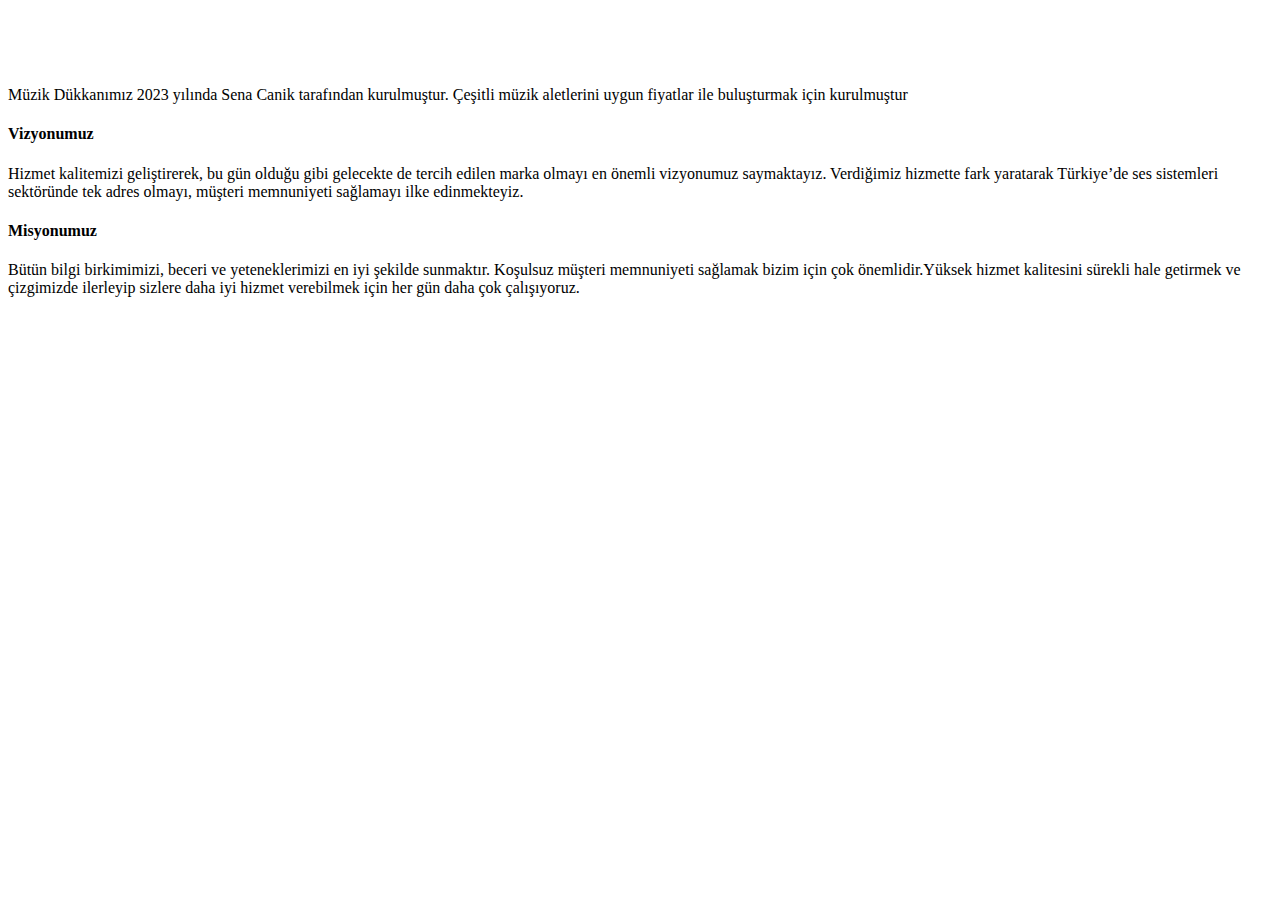
<file: about.html>
<!doctype html>
<html lang="en">
  <head>
    <!-- Required meta tags -->
    <meta charset="utf-8">
    <meta name="viewport" content="width=device-width, initial-scale=1, shrink-to-fit=no">

    <!-- Bootstrap CSS -->
    <link rel="stylesheet" href="https://cdn.jsdelivr.net/npm/bootstrap@4.5.3/dist/css/bootstrap.min.css" integrity="sha384-TX8t27EcRE3e/ihU7zmQxVncDAy5uIKz4rEkgIXeMed4M0jlfIDPvg6uqKI2xXr2" crossorigin="anonymous">
    <link rel="stylesheet" href="style.css">
    <title>Hello, world!</title>
  </head>
  <body>
    <div class="container-fluid ">
        <div class="row">
            <div class="col-12 bg-dark">
                <div class="nav">
                    <ul class="menu-wrapper d-flex align-items-center justify-content-around flex-row my-4">
                        <li><a href="index.html">Anasayfa</a></li>
                        <li><a href="product.html">Ürünlerimiz</a></li>
                        <li><a href="about.html">Hakkımızda</a></li>
                    </ul>
                </div>
            </div>
            <div class="col-12">
                <p>Müzik Dükkanımız 2023 yılında Sena Canik tarafından kurulmuştur. Çeşitli müzik aletlerini uygun fiyatlar ile buluşturmak için kurulmuştur</p>
                <h4 class="text-warning">Vizyonumuz</h4>
                <p>Hizmet kalitemizi geliştirerek, bu gün olduğu gibi gelecekte de tercih edilen marka olmayı en önemli vizyonumuz saymaktayız. Verdiğimiz hizmette fark yaratarak Türkiye’de ses sistemleri sektöründe tek adres olmayı, müşteri memnuniyeti sağlamayı ilke edinmekteyiz.</p>
                <h4 class="text-warning">Misyonumuz</h4>
                <p>Bütün bilgi birkimimizi, beceri ve yeteneklerimizi en iyi şekilde sunmaktır. Koşulsuz müşteri memnuniyeti sağlamak bizim için çok önemlidir.Yüksek hizmet kalitesini sürekli hale getirmek ve çizgimizde ilerleyip sizlere daha iyi hizmet verebilmek için her gün daha çok çalışıyoruz.</p>
            </div>
        </div>
    </div>

    <!-- Optional JavaScript; choose one of the two! -->

    <!-- Option 1: jQuery and Bootstrap Bundle (includes Popper) -->
    <script src="https://code.jquery.com/jquery-3.5.1.slim.min.js" integrity="sha384-DfXdz2htPH0lsSSs5nCTpuj/zy4C+OGpamoFVy38MVBnE+IbbVYUew+OrCXaRkfj" crossorigin="anonymous"></script>
    <script src="https://cdn.jsdelivr.net/npm/bootstrap@4.5.3/dist/js/bootstrap.bundle.min.js" integrity="sha384-ho+j7jyWK8fNQe+A12Hb8AhRq26LrZ/JpcUGGOn+Y7RsweNrtN/tE3MoK7ZeZDyx" crossorigin="anonymous"></script>

    <!-- Option 2: jQuery, Popper.js, and Bootstrap JS
    <script src="https://code.jquery.com/jquery-3.5.1.slim.min.js" integrity="sha384-DfXdz2htPH0lsSSs5nCTpuj/zy4C+OGpamoFVy38MVBnE+IbbVYUew+OrCXaRkfj" crossorigin="anonymous"></script>
    <script src="https://cdn.jsdelivr.net/npm/popper.js@1.16.1/dist/umd/popper.min.js" integrity="sha384-9/reFTGAW83EW2RDu2S0VKaIzap3H66lZH81PoYlFhbGU+6BZp6G7niu735Sk7lN" crossorigin="anonymous"></script>
    <script src="https://cdn.jsdelivr.net/npm/bootstrap@4.5.3/dist/js/bootstrap.min.js" integrity="sha384-w1Q4orYjBQndcko6MimVbzY0tgp4pWB4lZ7lr30WKz0vr/aWKhXdBNmNb5D92v7s" crossorigin="anonymous"></script>
    -->
  </body>
</html>
</file>
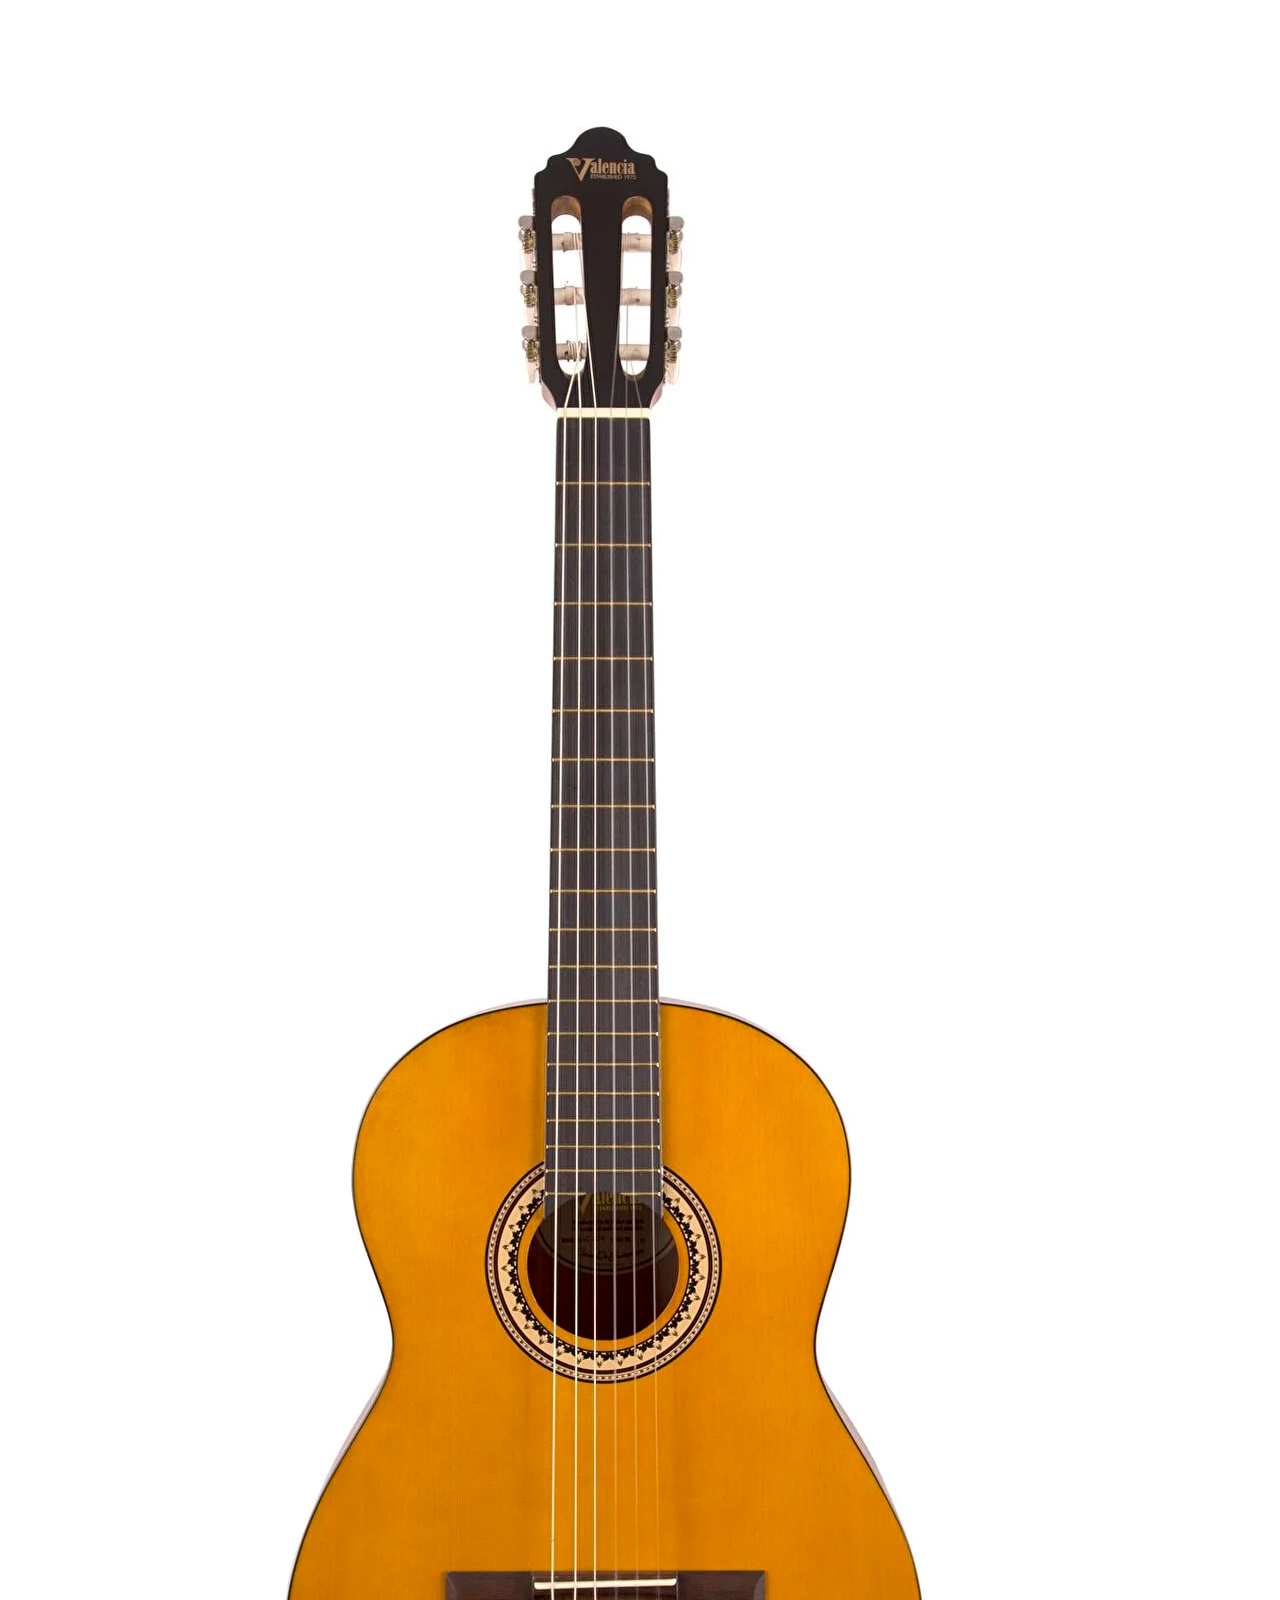
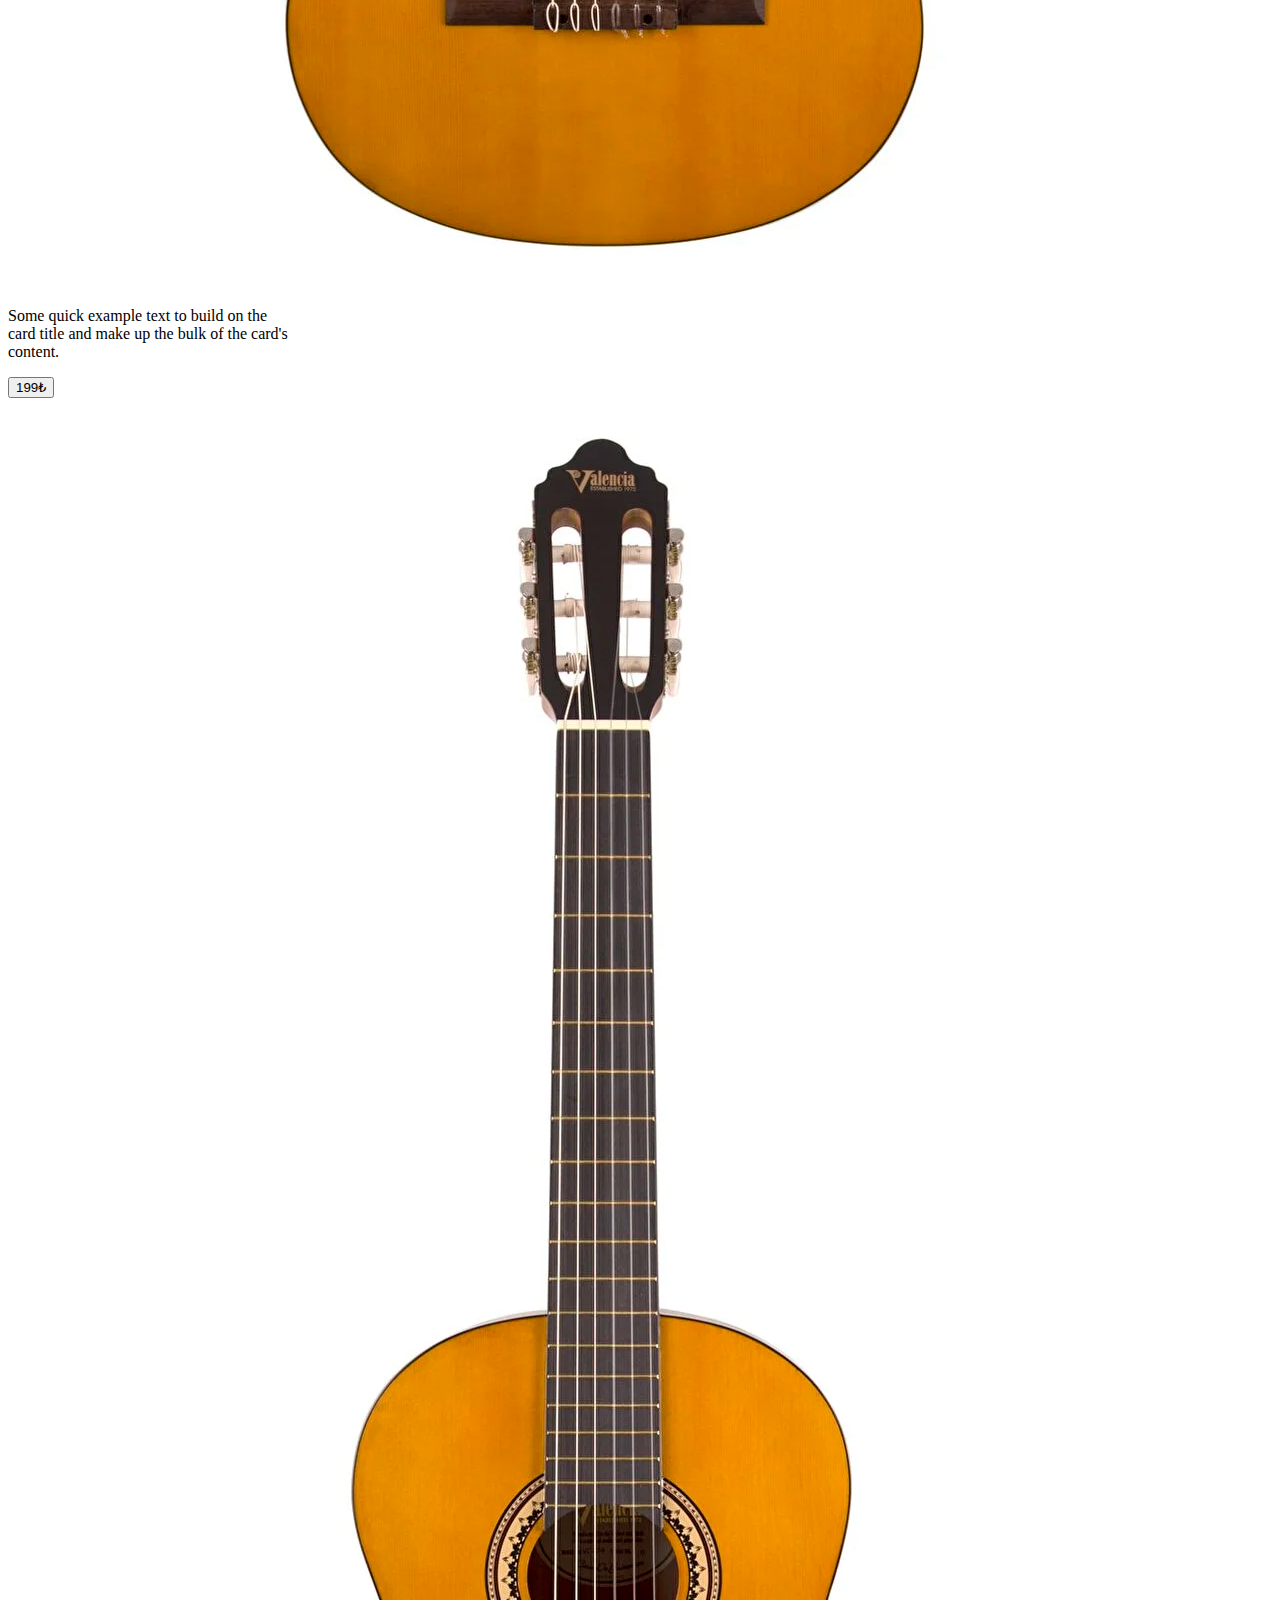
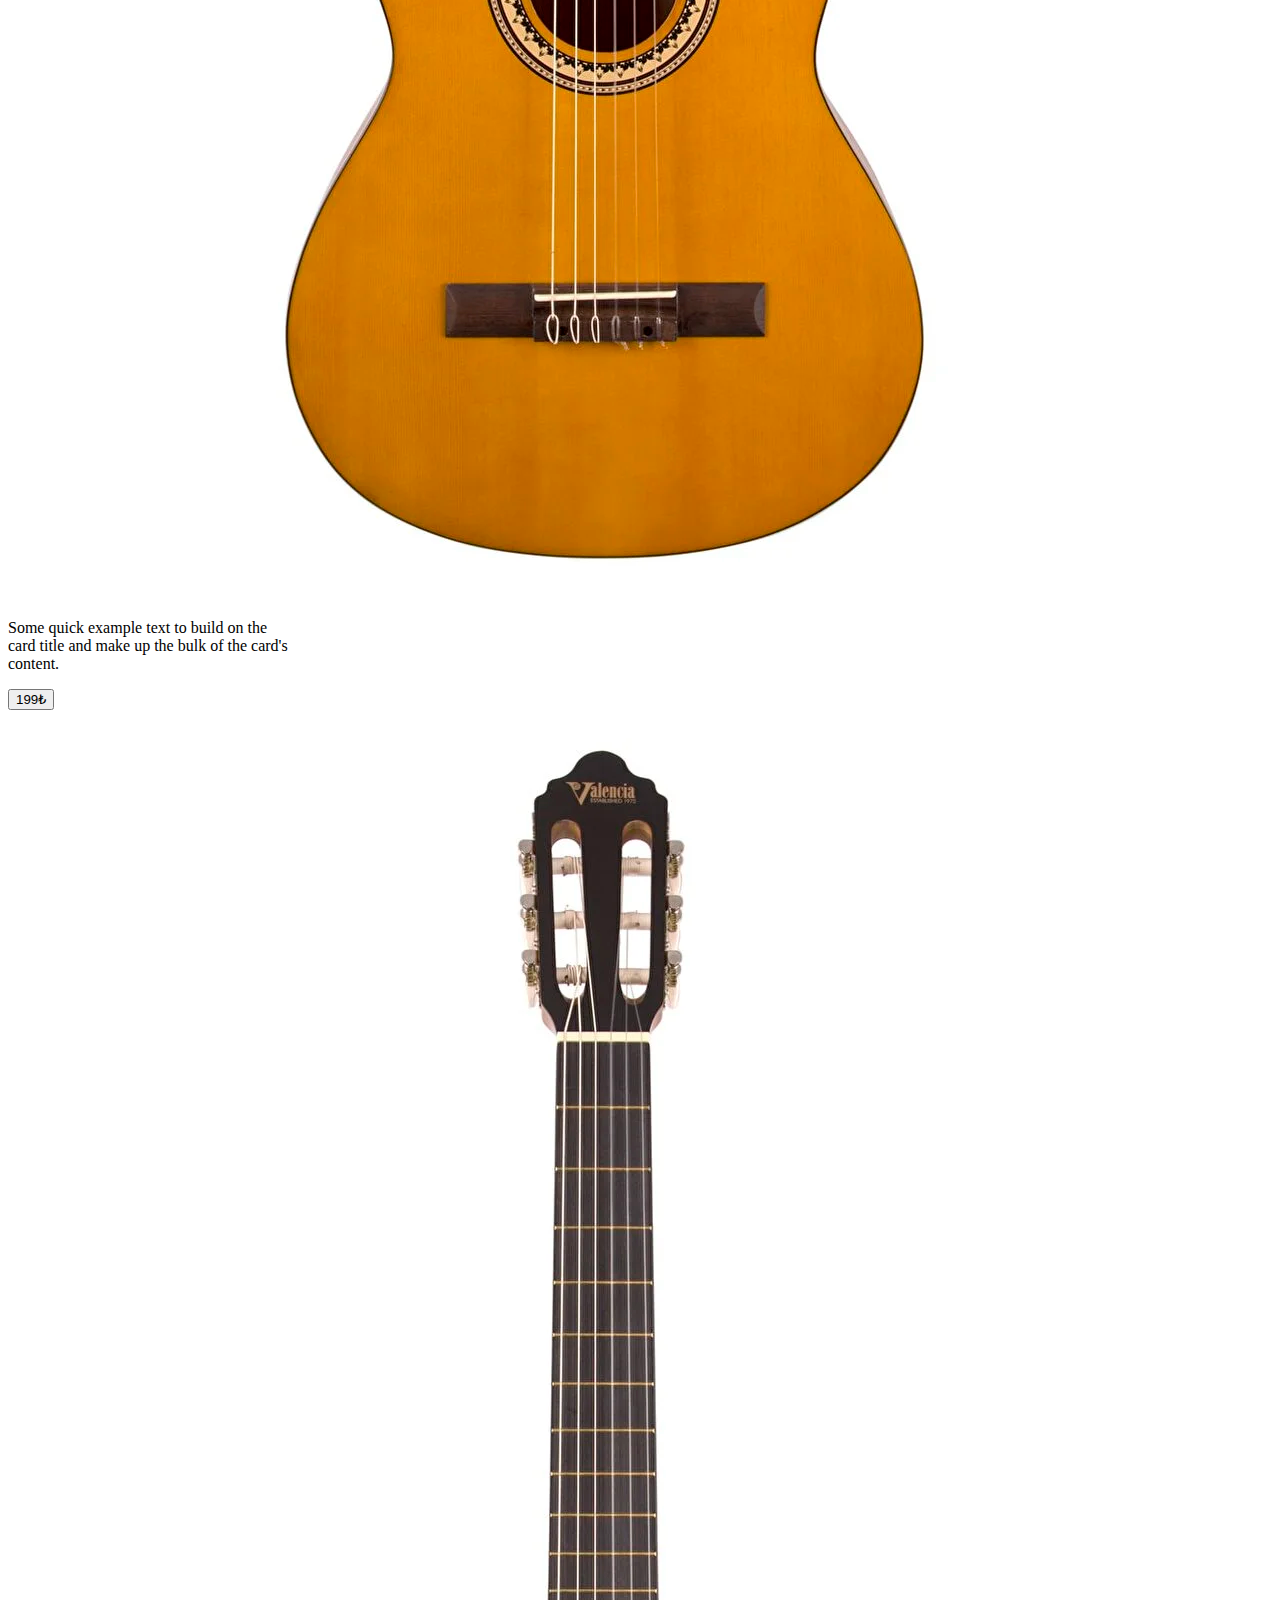
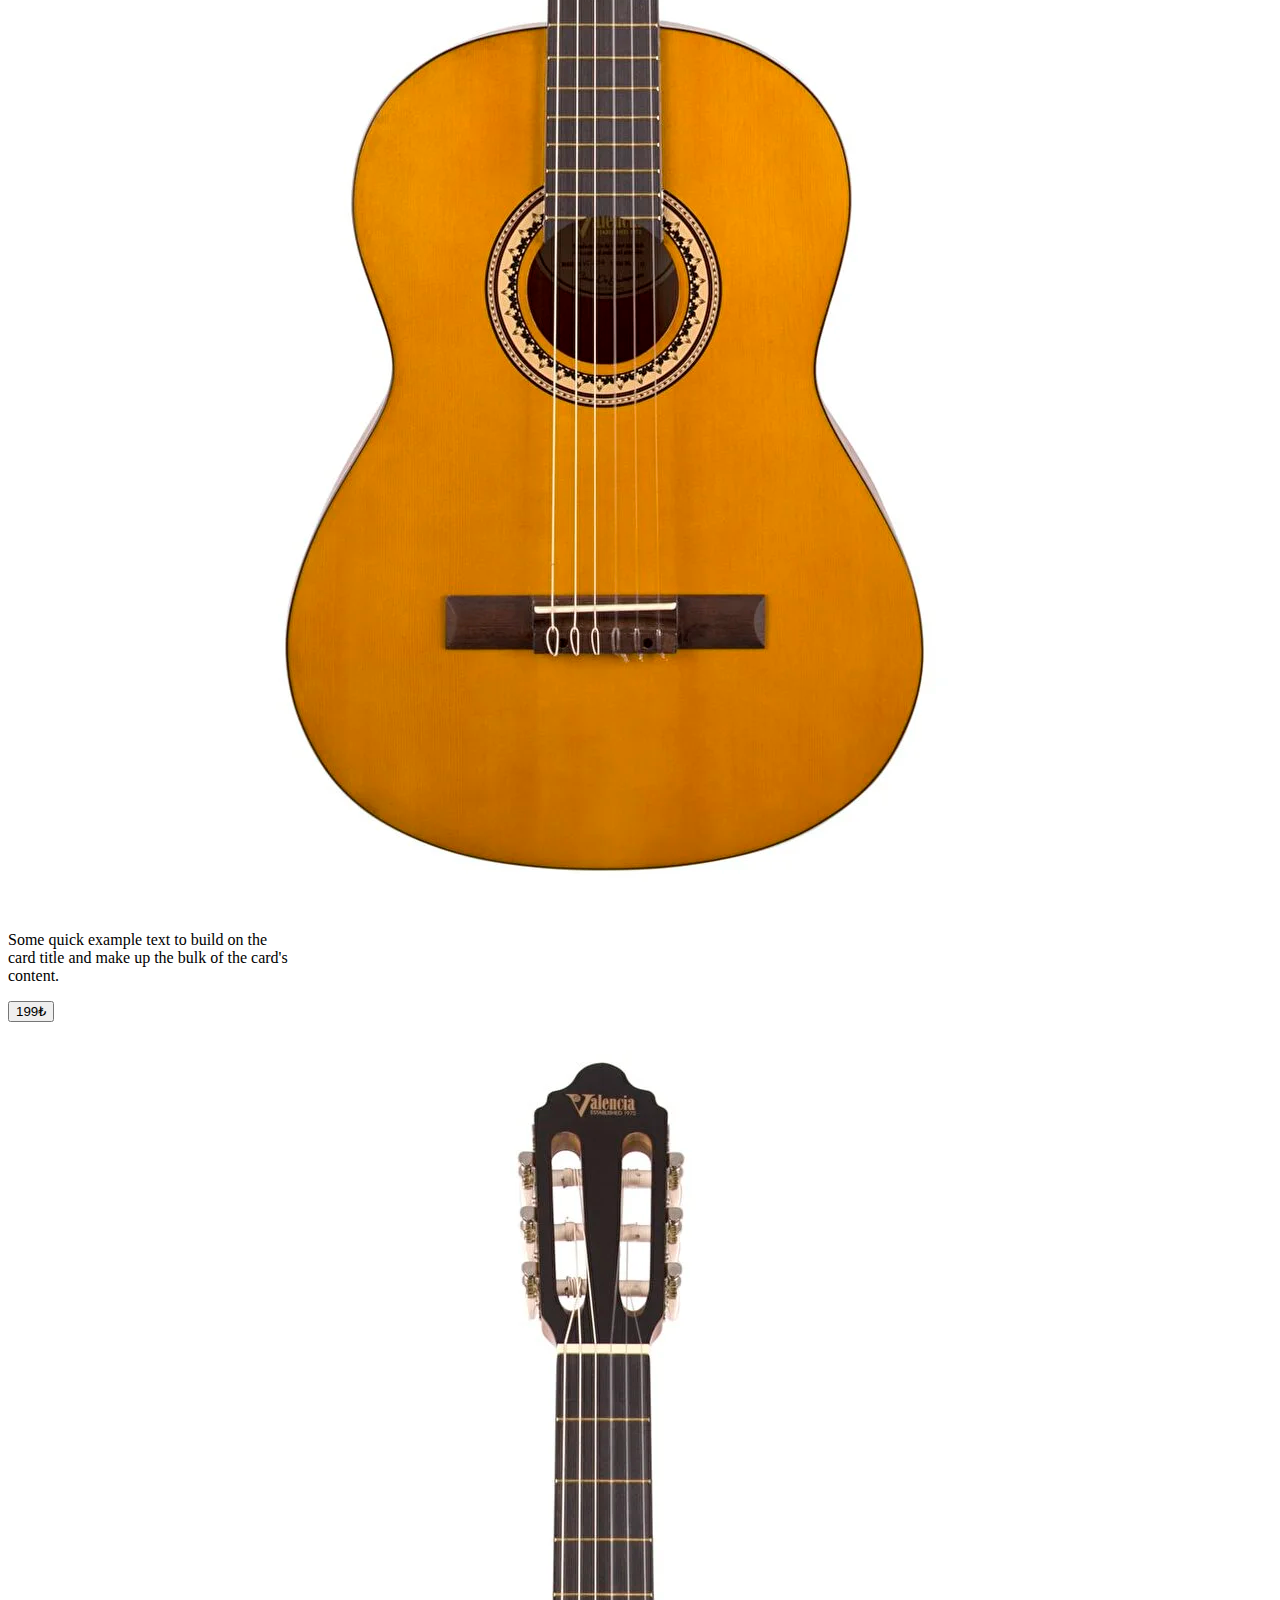
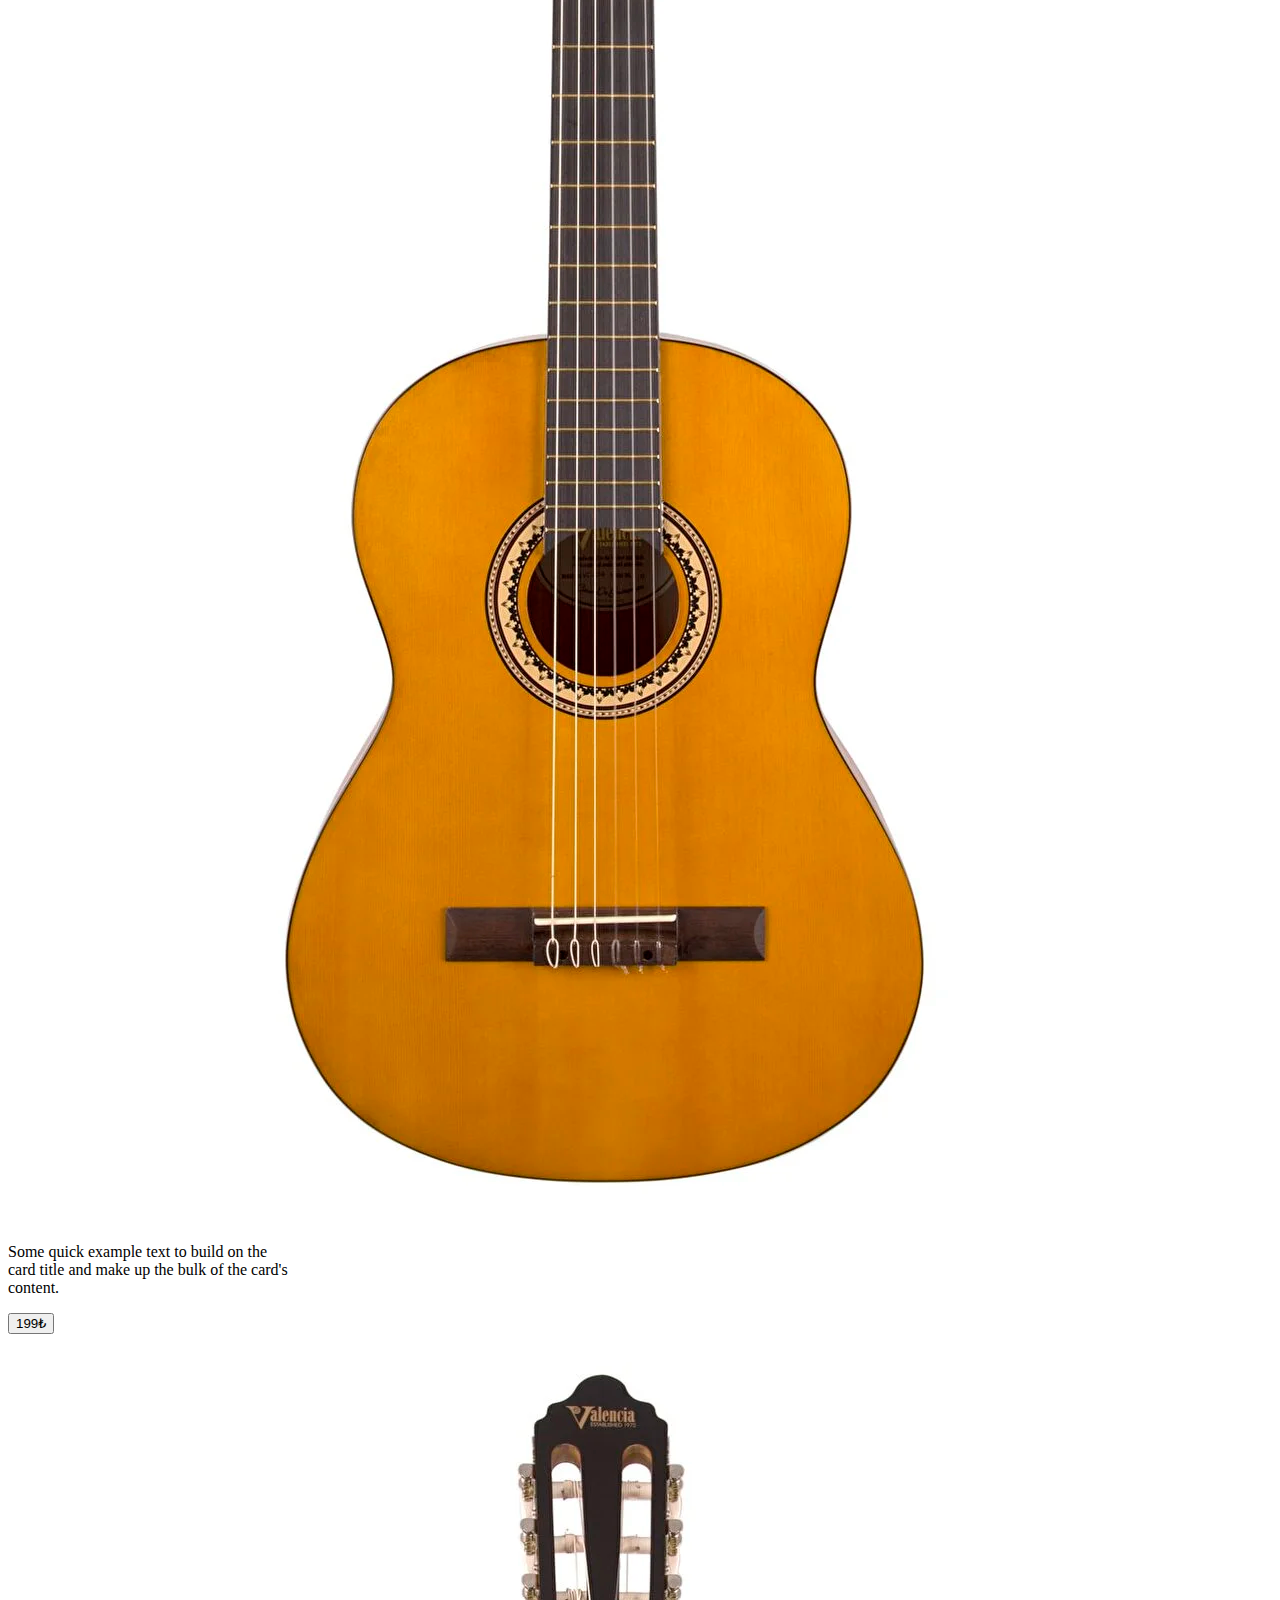
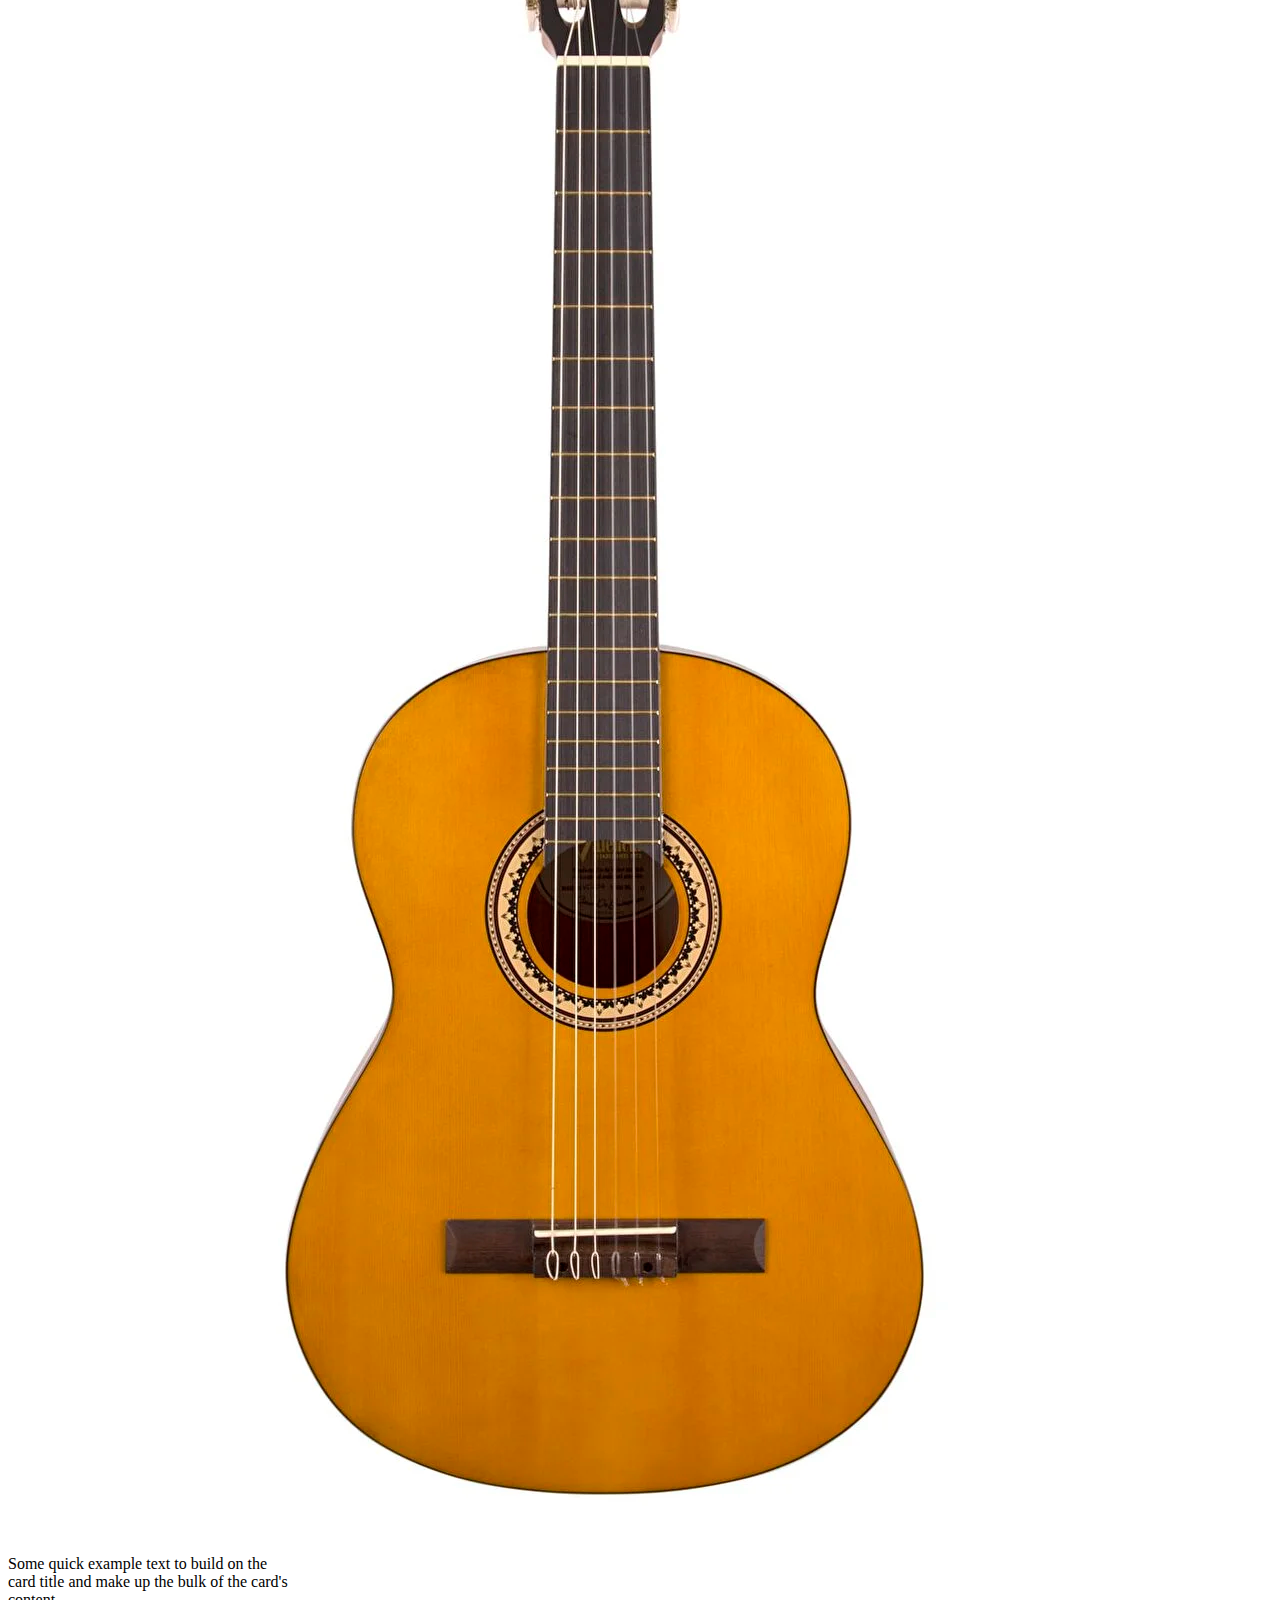
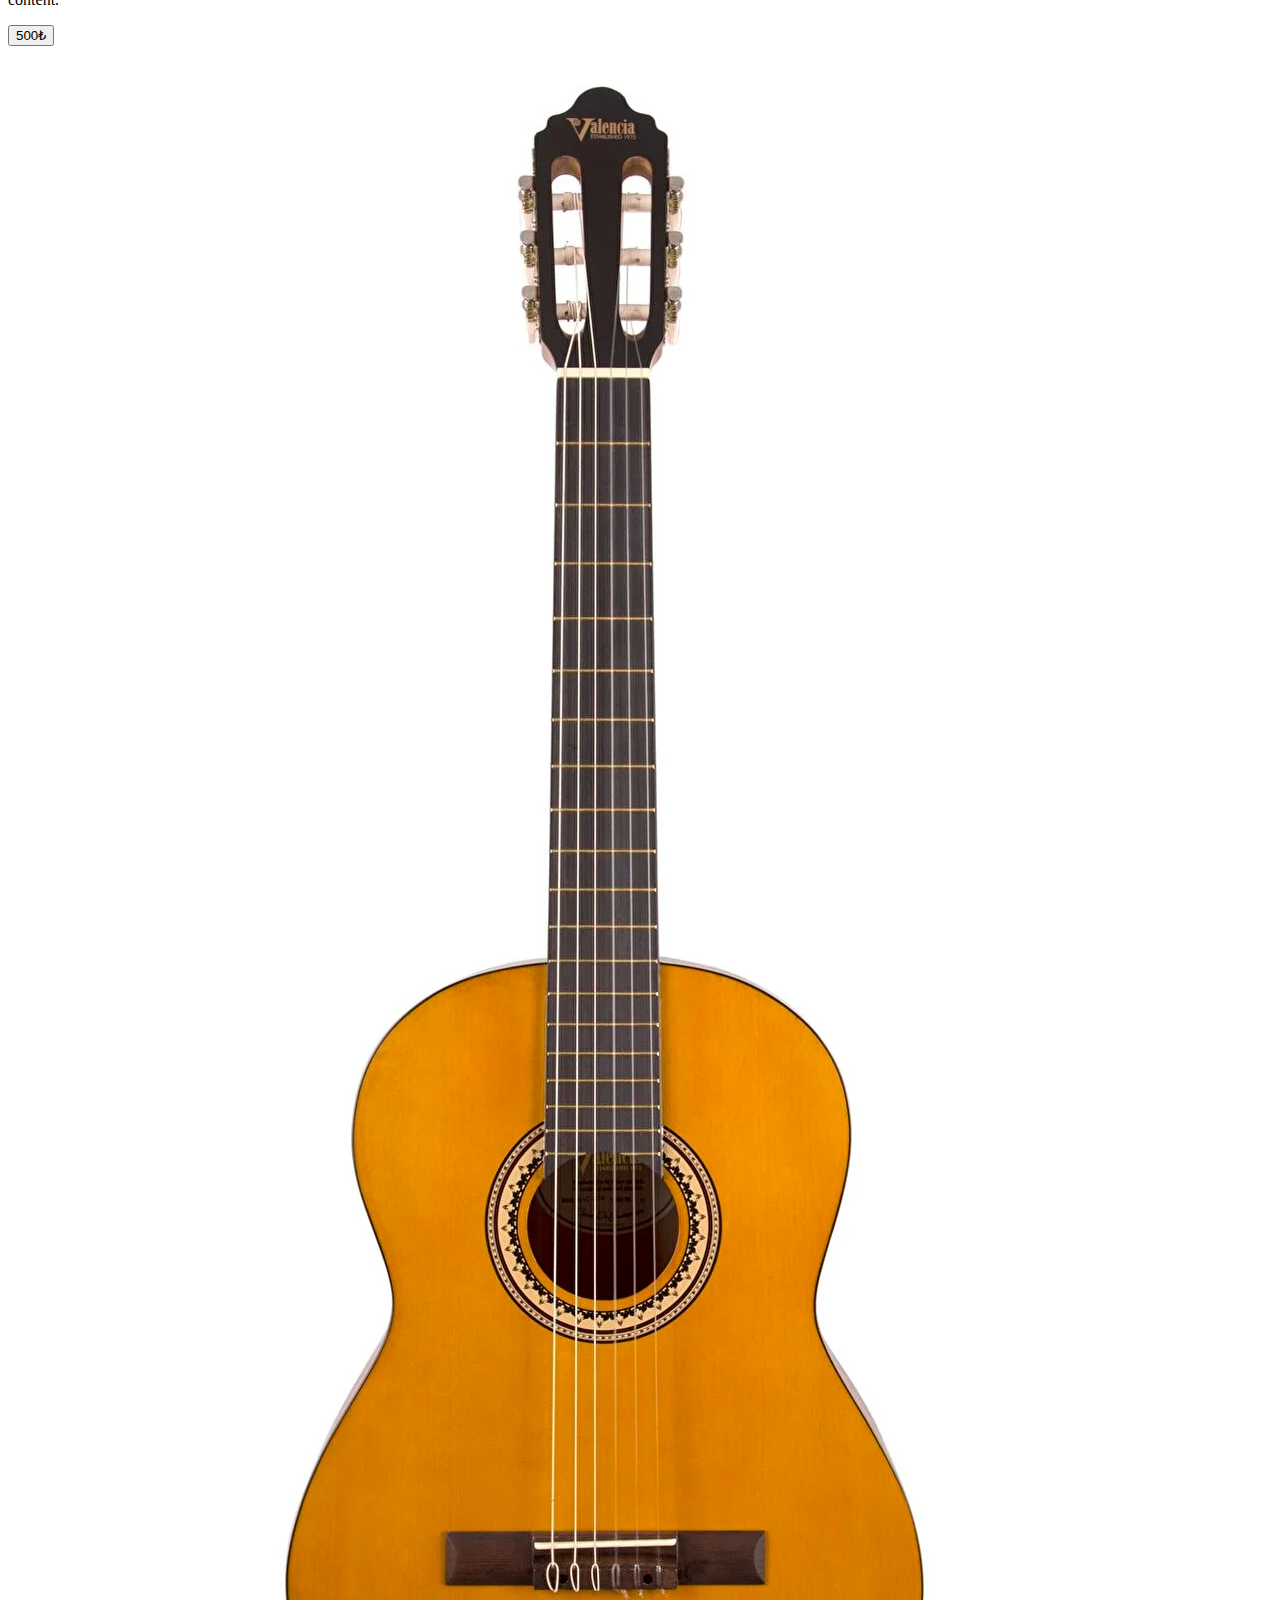
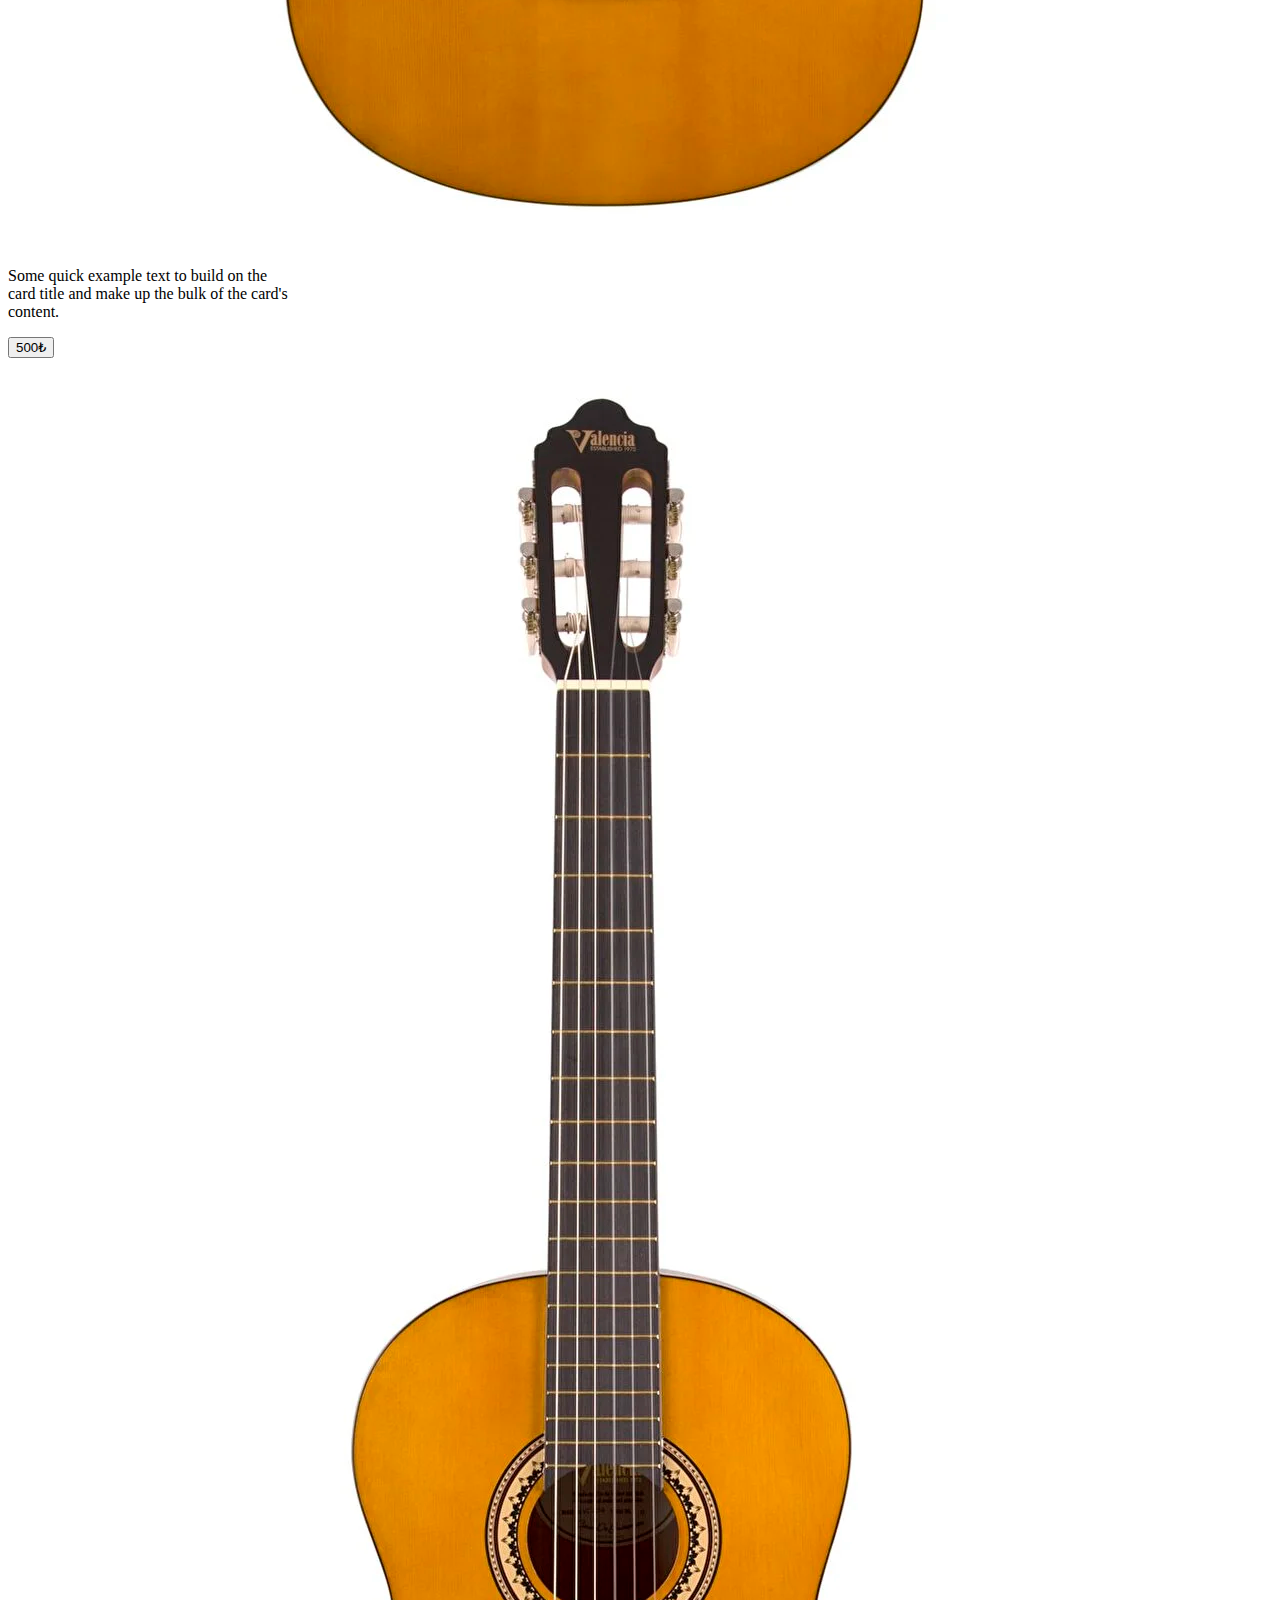
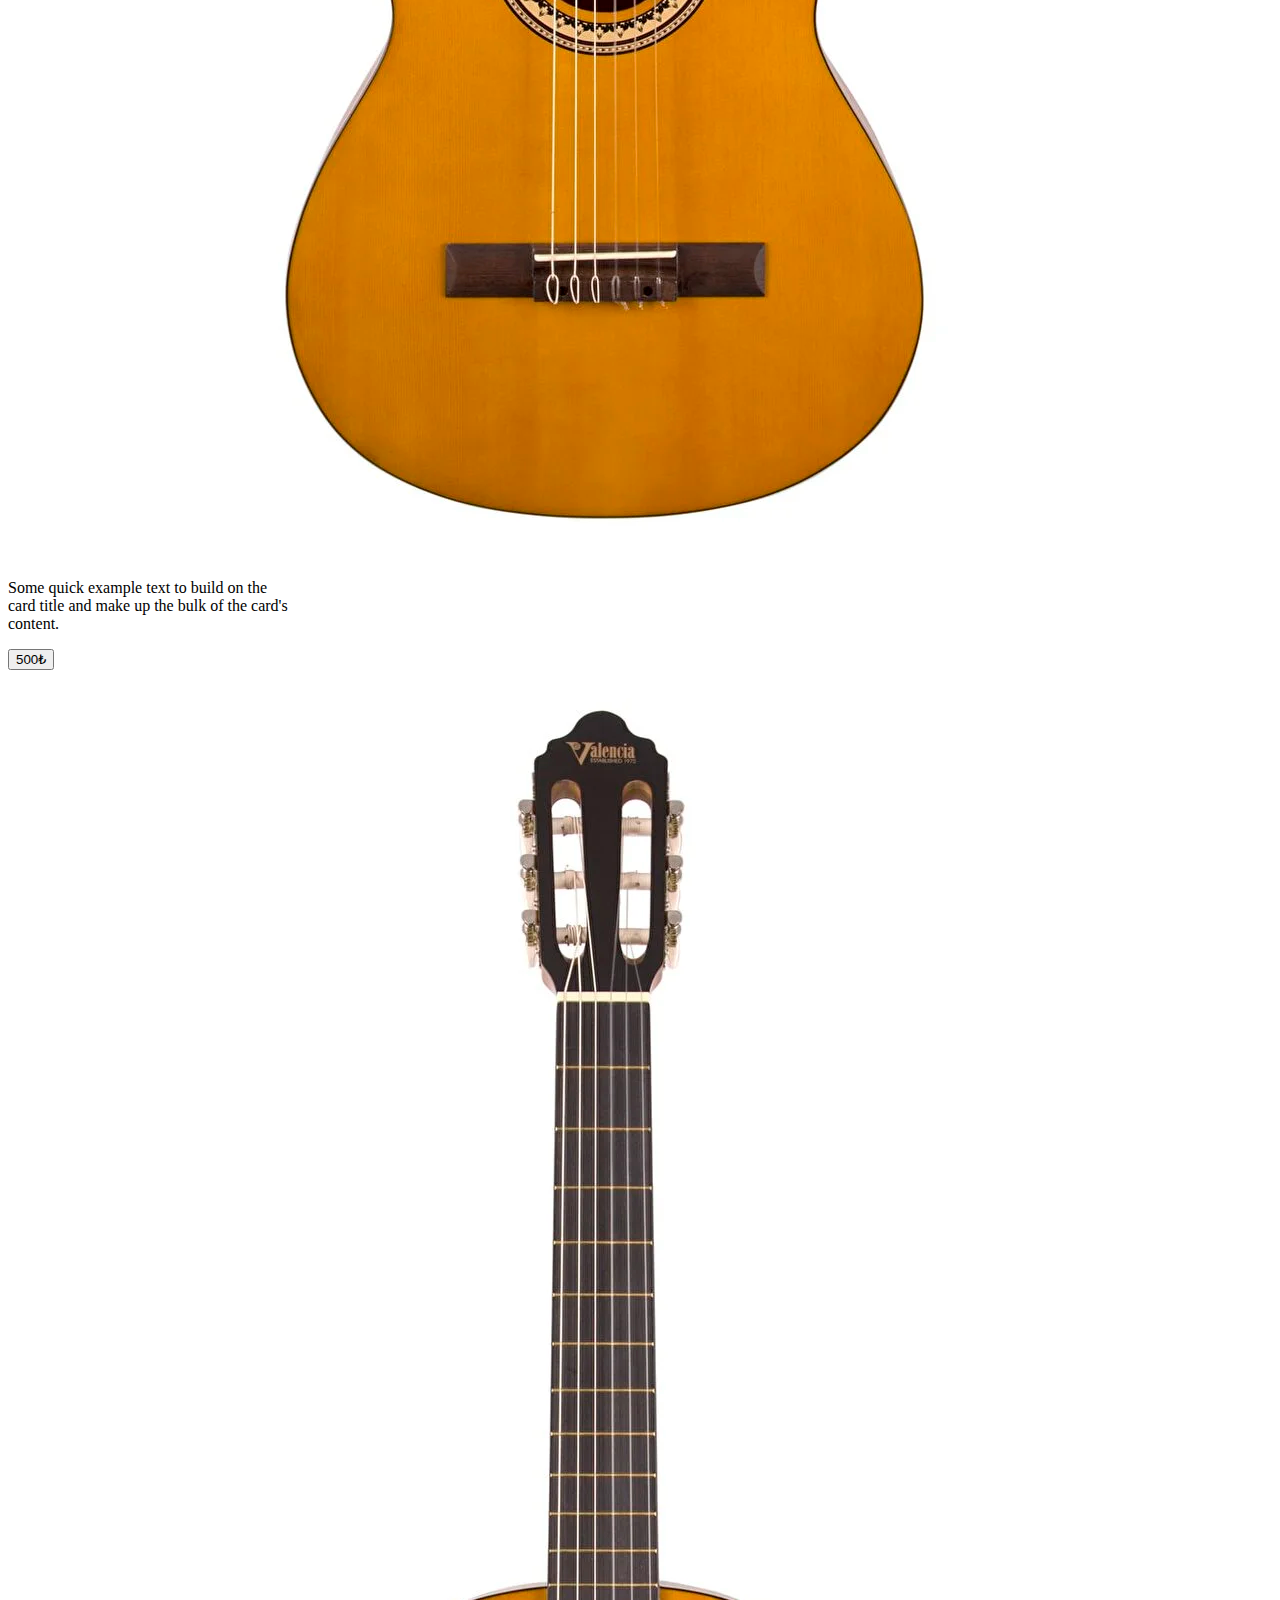
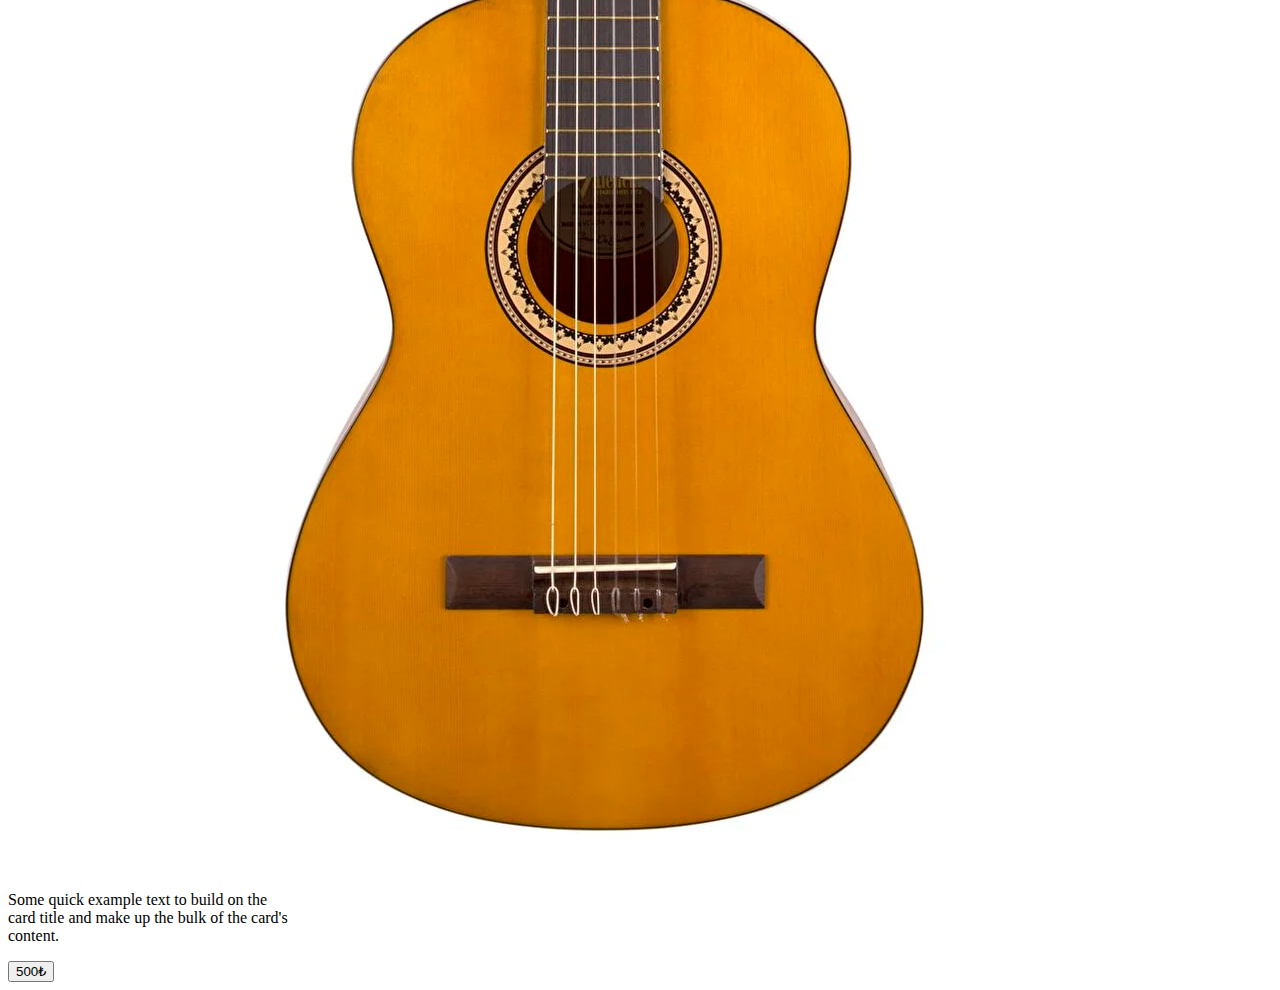
<file: product.html>
<!doctype html>
<html lang="en">
  <head>
    <!-- Required meta tags -->
    <meta charset="utf-8">
    <meta name="viewport" content="width=device-width, initial-scale=1, shrink-to-fit=no">

    <!-- Bootstrap CSS -->
    <link rel="stylesheet" href="https://cdn.jsdelivr.net/npm/bootstrap@4.5.3/dist/css/bootstrap.min.css" integrity="sha384-TX8t27EcRE3e/ihU7zmQxVncDAy5uIKz4rEkgIXeMed4M0jlfIDPvg6uqKI2xXr2" crossorigin="anonymous">
    <link rel="stylesheet" href="style.css">
    <title>Hello, world!</title>
  </head>
  <body>
    <div class="container-fluid ">
        <div class="row mb-3">
            <div class="col-12 bg-dark">
                <div class="nav">
                    <ul class="menu-wrapper d-flex align-items-center justify-content-around flex-row my-4">
                        <li><a href="index.html">Anasayfa</a></li>
                        <li><a href="product.html">Ürünlerimiz</a></li>
                        <li><a href="about.html">Hakkımızda</a></li>
                    </ul>
                </div>
            </div>
        </div>
        <div class="row">
            <div class="col-12">
                <div class="row mb-4">
                    <div class="col-3">
                        <div class="card" style="width: 18rem;">
                            <img class="card-img-top" src="1.jpg" alt="Card image cap">
                            <div class="card-body">
                              <p class="card-text">Some quick example text to build on the card title and make up the bulk of the card's content.</p>
                              <button type="button" class="btn btn-secondary">199₺</button>
                            </div>
                          </div>
                    </div>
                    <div class="col-3">
                        <div class="card" style="width: 18rem;">
                            <img class="card-img-top" src="1.jpg" alt="Card image cap">
                            <div class="card-body">
                              <p class="card-text">Some quick example text to build on the card title and make up the bulk of the card's content.</p>
                              <button type="button" class="btn btn-secondary">199₺</button>
                            </div>
                          </div>
                    </div>
                    <div class="col-3">
                        <div class="card" style="width: 18rem;">
                            <img class="card-img-top" src="1.jpg" alt="Card image cap">
                            <div class="card-body">
                              <p class="card-text">Some quick example text to build on the card title and make up the bulk of the card's content.</p>
                              <button type="button" class="btn btn-secondary">199₺</button>
                            </div>
                          </div>
                    </div>
                    <div class="col-3">
                        <div class="card" style="width: 18rem;">
                            <img class="card-img-top" src="1.jpg" alt="Card image cap">
                            <div class="card-body">
                              <p class="card-text">Some quick example text to build on the card title and make up the bulk of the card's content.</p>
                              <button type="button" class="btn btn-secondary">199₺</button>
                            </div>
                          </div>
                    </div>
                </div>
                <div class="row">
                    <div class="col-3">
                        <div class="card" style="width: 18rem;">
                            <img class="card-img-top" src="1.jpg" alt="Card image cap">
                            <div class="card-body">
                              <p class="card-text">Some quick example text to build on the card title and make up the bulk of the card's content.</p>
                              <button type="button" class="btn btn-secondary">500₺</button>
                            </div>
                          </div>
                    </div>
                    <div class="col-3">
                        <div class="card" style="width: 18rem;">
                            <img class="card-img-top" src="1.jpg" alt="Card image cap">
                            <div class="card-body">
                              <p class="card-text">Some quick example text to build on the card title and make up the bulk of the card's content.</p>
                              <button type="button" class="btn btn-secondary">500₺</button>
                            </div>
                          </div>
                    </div>
                    <div class="col-3">
                        <div class="card" style="width: 18rem;">
                            <img class="card-img-top" src="1.jpg" alt="Card image cap">
                            <div class="card-body">
                              <p class="card-text">Some quick example text to build on the card title and make up the bulk of the card's content.</p>
                              <button type="button" class="btn btn-secondary">500₺</button>
                            </div>
                          </div>
                    </div>
                    <div class="col-3">
                        <div class="card" style="width: 18rem;">
                            <img class="card-img-top" src="1.jpg" alt="Card image cap">
                            <div class="card-body">
                              <p class="card-text">Some quick example text to build on the card title and make up the bulk of the card's content.</p>
                              <button type="button" class="btn btn-secondary">500₺</button>
                            </div>
                          </div>
                    </div>
                </div>
            </div>
            
        </div>
    </div>

    <!-- Optional JavaScript; choose one of the two! -->

    <!-- Option 1: jQuery and Bootstrap Bundle (includes Popper) -->
    <script src="https://code.jquery.com/jquery-3.5.1.slim.min.js" integrity="sha384-DfXdz2htPH0lsSSs5nCTpuj/zy4C+OGpamoFVy38MVBnE+IbbVYUew+OrCXaRkfj" crossorigin="anonymous"></script>
    <script src="https://cdn.jsdelivr.net/npm/bootstrap@4.5.3/dist/js/bootstrap.bundle.min.js" integrity="sha384-ho+j7jyWK8fNQe+A12Hb8AhRq26LrZ/JpcUGGOn+Y7RsweNrtN/tE3MoK7ZeZDyx" crossorigin="anonymous"></script>

    <!-- Option 2: jQuery, Popper.js, and Bootstrap JS
    <script src="https://code.jquery.com/jquery-3.5.1.slim.min.js" integrity="sha384-DfXdz2htPH0lsSSs5nCTpuj/zy4C+OGpamoFVy38MVBnE+IbbVYUew+OrCXaRkfj" crossorigin="anonymous"></script>
    <script src="https://cdn.jsdelivr.net/npm/popper.js@1.16.1/dist/umd/popper.min.js" integrity="sha384-9/reFTGAW83EW2RDu2S0VKaIzap3H66lZH81PoYlFhbGU+6BZp6G7niu735Sk7lN" crossorigin="anonymous"></script>
    <script src="https://cdn.jsdelivr.net/npm/bootstrap@4.5.3/dist/js/bootstrap.min.js" integrity="sha384-w1Q4orYjBQndcko6MimVbzY0tgp4pWB4lZ7lr30WKz0vr/aWKhXdBNmNb5D92v7s" crossorigin="anonymous"></script>
    -->
  </body>
</html>
</file>
<file: style.css>
.menu-wrapper {list-style: none; gap: 20px; }
.menu-wrapper a{color: #fff;}
</file>
